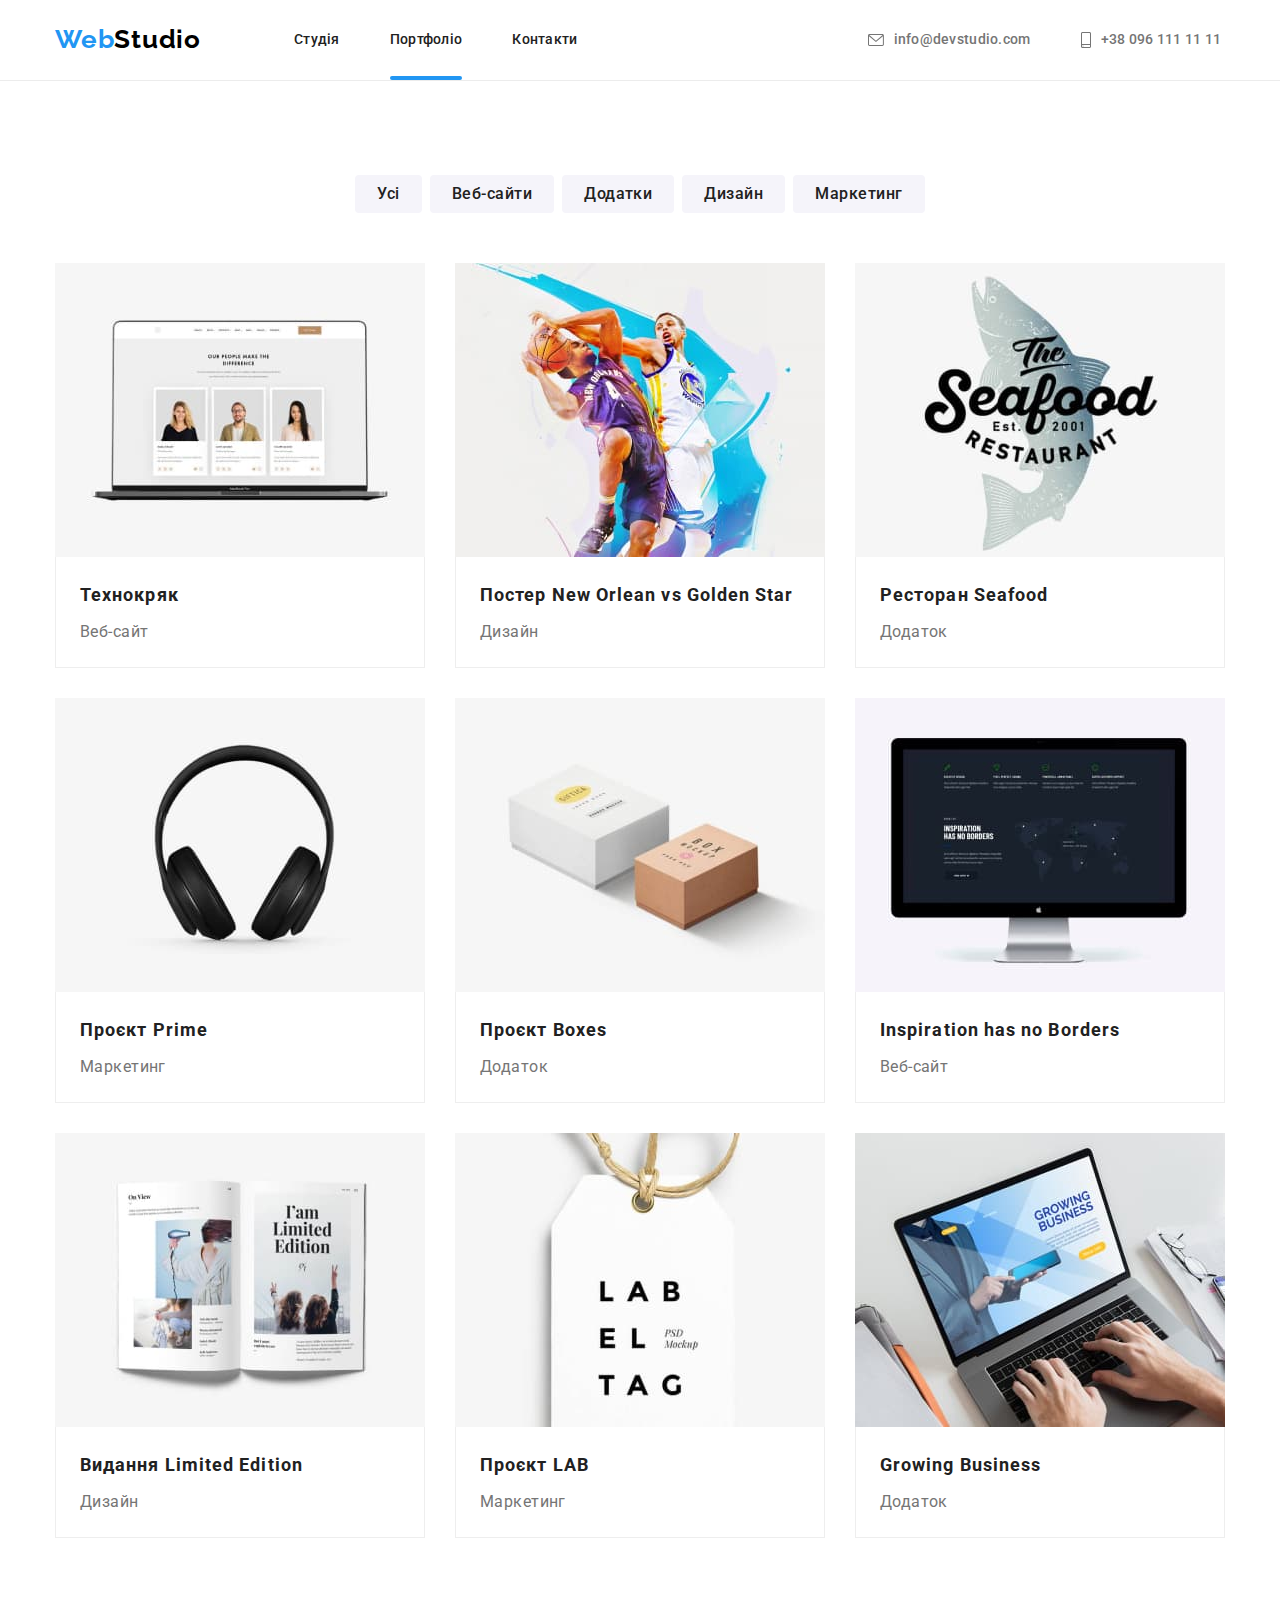
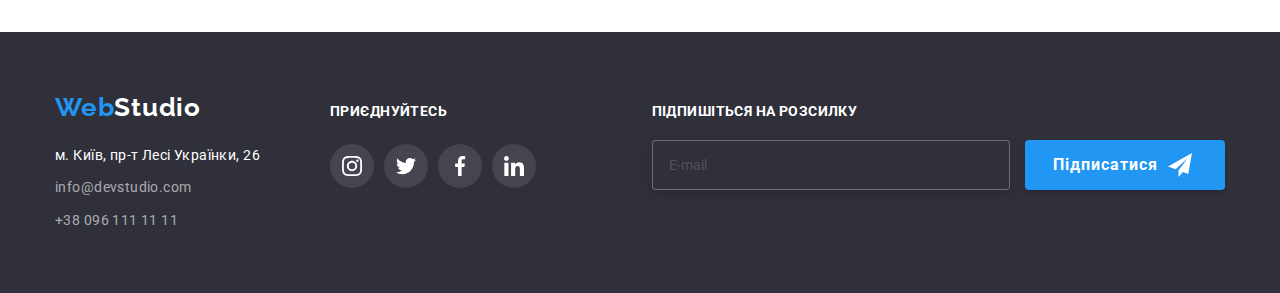
<file: portfolio.html>
<!DOCTYPE html>
<html lang="uk">

<head>
    <meta charset="UTF-8">
    <meta name="viewport" content="width=device-width, initial-scale=1.0">
    <link href="https://fonts.googleapis.com/css2?family=Raleway:wght@700&family=Roboto:wght@400;500;700;900&display=swap"
        rel="stylesheet">
    <title>Студія</title>
    <link rel="stylesheet" href="https://cdnjs.cloudflare.com/ajax/libs/modern-normalize/1.1.0/modern-normalize.min.css">
    <link rel="stylesheet" href="./css/main.min.css">
</head>

<body>
    <!-- Site header -->
<header class="header">
    <div class="container header-wrap menu-wrap">
        <div class="menu-wrap">
            <div class="logo-button-wrap">
                <a lang="en" href="./index.html" class="header-nav__logo logo">
                    <span class="accent">Web</span>Studio</a>
                <button type="button" class="menu-button js-open-menu" aria-expanded="false"
                    aria-controls="mobile-menu">
                    <svg width="40" height="40" aria-label="Перемикач мобільного меню">
                        <use class="icon-menu" href="./images/icons.svg#icon-menu_40pxx"></use>
                    </svg>
                </button>
            </div>
            <div class="menu-container js-menu-container" id="mobile-menu">
                <button class="menu-button js-close-menu">
                    <svg width="40" height="40" aria-label="Перемикач мобільного меню">
                        <use class="icon-cross" href="./images/icons.svg#icon-close_40px"></use>
                    </svg>
                </button>
                <nav class="header-nav">
                    <ul class="header-list">
                        <li class="header-list__item"><a href="./index.html"
                                class="header-list__link link">Студія</a></li>
                        <li class="header-list__item"><a href="#"
                                class="header-list__link header-list__link--current link link">Портфоліо</a>
                        </li>
                        <li class="header-list__item"><a href="#" class="header-list__link link">Контакти</a></li>
                    </ul>
                </nav>
                <div class="contacts-social-wrap">
                    <ul class="contacts">
                        <li><a href="mailto://info@devstudio.com" class="contact contact-mail link"><svg width="16"
                                    height="12" class="icon-contact">
                                    <use href="./images/icons.svg#icon-envelope"></use>
                                </svg>info@devstudio.com</a></li>
                        <li><a href="tel:+380961111111" class="contact contact-tel link"><svg width="10" height="16"
                                    class="icon-contact">
                                    <use href="./images/icons.svg#icon-smartphone"></use>
                                </svg>+38 096 111 11 11</a></li>
                    </ul>
                    <ul class="header-social-list">
                        <li class="header-social-link"><a href="#" class="link">Instagram</a></li>
                        <li class="header-social-link"><a href="#" class="link">Twitter</a></li>
                        <li class="header-social-link"><a href="#" class="link">Facebook</a></li>
                        <li class="header-social-link"><a href="#" class="link">LinkedIn</a></li>
                    </ul>
                </div>
            </div>
        </div>
    </div>
    </div>

</header>
    <main>
        <!--Portfolio section-->
        <section class="section">
            <div class="container">
                <h1 class="visually-hidden">Portfolio</h1>
                <ul class="filters">
                    <Li><button type="button" class="filter title button">Усі</button></Li>
                    <Li><button type="button" class="filter title button">Веб-сайти</button></Li>
                    <Li><button type="button" class="filter title button">Додатки</button></Li>
                    <Li><button type="button" class="filter title button">Дизайн</button></Li>
                    <Li><button type="button" class="filter title button">Маркетинг</button></Li>
                </ul>
                <ul class="project-cards">
                    <li class="project card">
                        <a href=""> 
                            <div class="project-overlay">
                                <img src="./images/project/project_1.jpg" alt="Ноутбук" width="370" height="294">
                                <div class="paragraph">
                                    <p class="project-text">Ресурс пропонує комплексні пропозиції з різним рівнем функціоналу та сервісів. Все це дозволить відвідувачу отримати
                                вичерпні відомості про компанію чи приватну особу.</p>
                                </div>
                            </div>
                            <div class="card-container">
                                <h2 class="card-title title">Технокряк</h2>
                                <p class="project-title">Веб-сайт</p>
                            </div>
                        </a>       
                    </li>
                    <li class="project card">
                        <a href="">
                            <div class="project-overlay">
                                <img src="./images/project/project_2.jpg" alt="Троє баскетбольних гравців" width="370" height="294">
                                <div class="paragraph">
                                    <p class="project-text">Lorem ipsum dolor sit amet consectetur adipisicing elit. Eveniet, tempora.</p>
                                </div>
                            </div>
                            <div class="card-container">
                                <h2 class="card-title title">Постер New Orlean vs Golden Star</h2>
                                <p class="project-title">Дизайн</p>
                            </div>
                        </a>
                    
                    </li>
                    <li class="project card">
                        <a href="">
                            <div class="project-overlay">
                                <img src="./images/project/project_3.jpg" alt="Seafood логотип" width="370" height="294">
                                <div class="paragraph">
                                    <p class="project-text">Lorem ipsum dolor, sit amet consectetur adipisicing elit. Nostrum!</p>
                                </div>
                            </div>
                            <div class="card-container">
                                <h2 class="card-title title">Ресторан Seafood</h2>
                                <p class="project-title">Додаток</p>
                            </div>
                        </a>    
                    </li>
                    <li class="project card">
                        <a href="">
                            <div class="project-overlay">
                                <img src="./images/project/project_4.jpg" alt="навушники" width="370" height="294">
                                <div class="paragraph">
                                    <p class="project-text">Lorem ipsum dolor sit amet consectetur, adipisicing elit. Possimus.</p>
                                </div>
                            </div>
                            <div class="card-container">
                                <h2 class="card-title title">Проєкт Prime</h2>
                                <p class="project-title">Маркетинг</p> 
                            </div>
                        </a>
                    </li>
                    <li class="project card">
                        <a href="">
                            <div class="project-overlay">
                                <img src="./images/project/project_5.jpg" alt="дві коробки" width="370" height="294">
                                <div class="paragraph">
                                    <p class="project-text">Lorem ipsum, dolor sit amet consectetur adipisicing elit. Sunt.</p>
                                </div>
                            </div>
                            <div class="card-container">
                                <h2 class="card-title title">Проєкт Boxes</h2>
                                <p class="project-title">Додаток</p>
                            </div>
                        </a> 
                    </li>
                    <li class="project card">
                        <a href="">
                            <div class="project-overlay">
                                <img src="./images/project/project_6.jpg" alt="монітор" width="370" height="294">
                                <div class="paragraph">
                                    <p class="project-text">Lorem ipsum dolor sit amet consectetur adipisicing elit. Ratione.</p>
                                </div>
                            </div>
                            <div class="card-container">
                                <h2 class="card-title title">Inspiration has no Borders</h2>
                                <p class="project-title">Веб-сайт</p>
                            </div>
                        </a>
                    </li>
                    <li class="project card">
                        <a href="">
                            <div class="project-overlay">
                                <img src="./images/project/project_7.jpg" alt="відкрита книга" width="370" height="294">
                                <div class="paragraph">
                                    <p class="project-text">Lorem ipsum dolor sit amet consectetur adipisicing elit. Debitis.</p>
                                </div>
                            </div>
                            <div class="card-container">
                                <h2 class="card-title title">Видання Limited Edition</h2>
                                <p class="project-title">Дизайн</p>
                            </div>
                        </a>
                    </li>
                    <li class="project card">
                        <a href="">
                            <div class="project-overlay">
                                <img src="./images/project/project_8.jpg" alt="label тег" width="370" height="294">
                                <div class="paragraph">
                                    <p class="project-text">Lorem ipsum dolor sit amet consectetur adipisicing elit. Quas.</p>
                                </div>
                            </div>
                            <div class="card-container">
                                <h2 class="card-title title">Проєкт LAB</h2>
                                <p class="project-title">Маркетинг</p>
                            </div>
                        </a>
                    </li>
                    <li class="project card">
                        <a href="">
                            <div class="project-overlay">
                                <img src="./images/project/project_9.jpg" alt="робота за комп'ютером " width="370" height="294">
                                <div class="paragraph">
                                    <p class="project-text">Lorem ipsum dolor sit amet consectetur adipisicing elit. Ut.</p>
                                </div>
                            </div>
                            <div class="card-container">
                                <h2 class="card-title title">Growing Business</h2>
                                <p class="project-title">Додаток</p>
                            </div>  
                        </a>
                    </li>
                </ul>
            </div>
            

        </section>
    </main>
    <footer class="footer">
        <div class="container footer__wrapper">
            <div class="address-join-wrapper">
                <div class="address-wrapper">
                    <a lang="en" href="./index.html" class="logo link">
                        <span class="accent">Web</span>Studio</a>
                    </a>
                    <address class="address">
                        <ul>
                            <li>
                                <a href="https://goo.gl/maps/q37ei5Kf7AUgtXnX9" target="_blank"
                                    rel="noopener noreferrer nofollow" class="address__item address__item--color link">м.
                                    Київ, пр-т Лесі Українки, 26</a>
                            </li>
                            <li>
                                <a href="mailto://info@devstudio.com" class="address__item link">info@devstudio.com</a>
                            </li>
                            <li><a href="tel:+380961111111" class="address__item address__item--tel link">+38 096 111 11
                                    11</a></li>
                        </ul>
                    </address>
                </div>
                <div class="footer-join">
                    <b class="footer-title">Приєднуйтесь</b>
                    <ul class="footer-join-list">
                        <li class="footer-icon">
                            <a href=""><svg class="footer-shape">
                                    <use href="./images/icons.svg#icon-instagram"></use>
                                </svg></a>
                        </li>
    
                        <li class="footer-icon">
                            <a href=""><svg class="footer-shape">
                                    <use href="./images/icons.svg#icon-twitter"></use>
                                </svg></a>
                        </li>
    
                        <li class="footer-icon">
                            <a href=""><svg class="footer-shape">
                                    <use href="./images/icons.svg#icon-facebook"></use>
                                </svg></a>
                        </li>
    
                        <li class="footer-icon">
                            <a href=""><svg class="footer-shape">
                                    <use href="./images/icons.svg#icon-linkedin"></use>
                                </svg></a>
                        </li>
                    </ul>
    
                </div>
            </div>
    
            <form class="footer-form">
                <b class="footer-title form-title">Підпишіться на розсилку</b>
                <label class="footer-form-label">
                    <input type="email" name="email" placeholder="E-mail" required>
                </label>
                <button type="submit" class="footer-form-button">
                    Підписатися
                    <svg class="footer-form-icon" width="24" height="24">
                        <use href="./images/icons.svg#icon-icon-send"></use>
                    </svg>
                </button>
            </form>
        </div>
    
    </footer>

</body>

</html>
</file>
<file: css/main.min.css>
:root{--primary-text-color: #757575;--lurge-title-color: #FFFFFF;--title-text-color: #212121;--accent-color: #2196F3;--header-logo-color: #000000;--hero-footer-color: #2F303A;--section-color: #F5F4FA;--a-color: rgba(255, 255, 255, 0.6);--icon-color: #AFB1B8}h1,h2,h3,h4,h5,h6,ul,p{margin:0}ul{padding:0;list-style:none}body{background-color:var(--lurge-title-color);color:var(--primary-text-color);font-family:"Roboto",sans-serif;letter-spacing:.03em;font-size:14px;line-height:1.7}img{display:block}svg{padding:0;margin:0}.container{margin:0 auto;padding:0 15px}@media(max-width: 467px){.container{width:100%}}@media screen and (min-width: 480px){.container{width:480px}}@media screen and (min-width: 768px){.container{width:768px}}@media screen and (min-width: 1200px){.container{width:1200px}}.title{color:var(--title-text-color)}a{text-decoration:none;-webkit-transition:color 250ms cubic-bezier(0.4, 0, 0.2, 1);transition:color 250ms cubic-bezier(0.4, 0, 0.2, 1)}.link{color:var(--primary-text-color)}.link:hover,.link:focus{color:var(--accent-color)}.section{padding-top:60px;padding-bottom:60px}@media screen and (min-width: 1200px){.section{padding-top:94px;padding-bottom:94px}}.logo{display:block;color:#000;font-family:"Raleway",sans-serif;font-weight:700;font-size:26px;line-height:1.2;letter-spacing:.03em;text-decoration:none}.accent{color:var(--accent-color)}.section__title{font-weight:700;text-align:center;line-height:1.2;margin-bottom:30px;font-size:28px}@media screen and (min-width: 1200px){.section__title{font-size:36px;margin-bottom:50px}}.button{padding:0;cursor:pointer;margin:0 auto;display:block;-webkit-transition-property:background-color,-webkit-box-shadow;transition-property:background-color,-webkit-box-shadow;transition-property:background-color,box-shadow;transition-property:background-color,box-shadow,-webkit-box-shadow;-webkit-transition-duration:250ms,250ms;transition-duration:250ms,250ms;-webkit-transition-timing-function:cubic-bezier(0.4, 0, 0.2, 1),cubic-bezier(0.4, 0, 0.2, 1);transition-timing-function:cubic-bezier(0.4, 0, 0.2, 1),cubic-bezier(0.4, 0, 0.2, 1)}header{border-bottom:1px solid #ececec}@media(max-width: 467px){header{width:100%}}@media screen and (max-width: 767px){header{width:480px;margin:0 auto}}.header-nav__logo{display:-webkit-box;display:-ms-flexbox;display:flex}@media screen and (max-width: 1199px){.header-nav__logo{font-size:24px;line-height:1.17;padding-top:16px;padding-bottom:16px;margin-right:276px}}@media screen and (min-width: 768px){.header-nav__logo{margin-right:87px;padding-top:26px;padding-bottom:26px}}@media screen and (min-width: 1200px){.header-nav__logo{margin-right:93px;padding-top:24px;padding-bottom:25px}}@media screen and (min-width: 768px){.header-list__link{display:-webkit-box;display:-ms-flexbox;display:flex;-webkit-box-align:center;-ms-flex-align:center;align-items:center;padding-top:32px;padding-bottom:32px}}.header-list__link--current{color:var(--accent-color)}@media screen and (min-width: 768px){.header-list__link--current{position:relative;display:block}.header-list__link--current::after{position:absolute;display:block;content:"";width:100%;height:4px;border-radius:2px;background-color:var(--accent-color);bottom:0}}.icon-contact{margin-right:10px;fill:currentColor}.icon-contact:hover,.icon-contact:focus{fill:currentColor}@media screen and (max-width: 767px){.icon-contact{display:none}}@media screen and (min-width: 768px){.header-nav{display:-webkit-box;display:-ms-flexbox;display:flex;-webkit-box-align:center;-ms-flex-align:center;align-items:center}}@media screen and (min-width: 768px){.header-nav{gap:50px;margin-right:90px}}@media screen and (min-width: 1200px){.header-nav{margin-right:290px}}.header-list{display:-webkit-box;display:-ms-flexbox;display:flex}@media screen and (max-width: 767px){.header-list{-webkit-box-orient:vertical;-webkit-box-direction:normal;-ms-flex-direction:column;flex-direction:column;gap:32px}}@media screen and (min-width: 768px){.header-list{gap:50px}}.contacts{display:-webkit-box;display:-ms-flexbox;display:flex}@media screen and (max-width: 767px){.contacts{-webkit-box-orient:vertical;-webkit-box-direction:normal;-ms-flex-direction:column;flex-direction:column;gap:32px;margin-bottom:64px}}@media screen and (max-width: 1199px){.contacts{-webkit-box-orient:vertical;-webkit-box-direction:normal;-ms-flex-direction:column;flex-direction:column;-webkit-box-pack:center;-ms-flex-pack:center;justify-content:center}}@media screen and (min-width: 1200px){.contacts{-webkit-box-align:center;-ms-flex-align:center;align-items:center;gap:50px}}.contact,.header-list__link{display:block;font-weight:500;font-size:12px;line-height:1.17;letter-spacing:.02em}@media screen and (max-width: 767px){.contact,.header-list__link{gap:32px}}@media screen and (min-width: 1200px){.contact,.header-list__link{font-size:14px;line-height:1.14}}@media screen and (min-width: 768px){.contacts a{display:-webkit-box;display:-ms-flexbox;display:flex;-webkit-box-align:center;-ms-flex-align:center;align-items:center}}@media screen and (min-width: 1200px){.contacts a{padding-top:32px;padding-bottom:32px}}@media screen and (max-width: 767px){.contact-tel{font-size:34px;line-height:1.18}}@media screen and (max-width: 1199px){.contact-tel{padding-bottom:21px}}@media screen and (max-width: 767px){.contact-mail{font-size:24px;line-height:1.17}}@media screen and (min-width: 768px){.contact-mail{margin-bottom:10px;padding-top:21px}}@media screen and (min-width: 1200px){.contact-mail{margin-bottom:0}}.header-list__link{color:var(--title-text-color)}@media screen and (max-width: 767px){.header-list__link{font-size:40px;line-height:1.18}}@media screen and (min-width: 768px){.header-social-list{display:none}}@media screen and (max-width: 767px){.logo-button-wrap{display:-webkit-box;display:-ms-flexbox;display:flex;-webkit-box-pack:justify;-ms-flex-pack:justify;justify-content:space-between;-webkit-box-align:center;-ms-flex-align:center;align-items:center}.menu-button{display:-webkit-inline-box;display:-ms-inline-flexbox;display:inline-flex;-webkit-box-align:center;-ms-flex-align:center;align-items:center;margin:0;padding:0;border:none;background-color:rgba(0,0,0,0)}.menu-button svg:focus,.menu-button svg:active{fill:var(--accent-color)}.menu-container{display:-webkit-box;display:-ms-flexbox;display:flex;-webkit-box-orient:vertical;-webkit-box-direction:normal;-ms-flex-direction:column;flex-direction:column;-webkit-box-pack:justify;-ms-flex-pack:justify;justify-content:space-between;position:fixed;top:0;left:0;width:100vw;height:100vh;padding:48px 40px;background-color:var(--lurge-title-color);z-index:999;-webkit-transform:translateX(100%);transform:translateX(100%);-webkit-transition:-webkit-transform 250ms cubic-bezier(0.4, 0, 0.2, 1);transition:-webkit-transform 250ms cubic-bezier(0.4, 0, 0.2, 1);transition:transform 250ms cubic-bezier(0.4, 0, 0.2, 1);transition:transform 250ms cubic-bezier(0.4, 0, 0.2, 1), -webkit-transform 250ms cubic-bezier(0.4, 0, 0.2, 1);opacity:0}}@media screen and (max-width: 767px)and (max-width: 467px){.menu-container{width:100%;height:100%}}@media screen and (max-width: 767px){.menu-container.is-open{opacity:1;-webkit-transform:translateX(0);transform:translateX(0)}}@media screen and (max-width: 767px){.menu-container .menu-button{position:absolute;top:10px;right:15px}}@media screen and (max-width: 767px){.mobile-menu{padding:0;margin:0}}@media screen and (max-width: 767px){.header-social-list{display:-webkit-box;display:-ms-flexbox;display:flex;gap:10px;font-size:18px;line-height:1.22;letter-spacing:.02em}}@media screen and (max-width: 767px){.header-social-link{padding-right:10px}}@media screen and (max-width: 767px){.header-social-link:not(:last-child){border-right:1px solid rgba(33,33,33,.2)}}@media screen and (min-width: 768px){.menu-container{display:-webkit-box;display:-ms-flexbox;display:flex}.menu-wrap{display:-webkit-box;display:-ms-flexbox;display:flex}.menu-button{display:none}.menu-button svg:hover{fill:var(--accent-color)}}.contacts-social-wrap{height:80px}.hero{margin:auto;text-align:center;min-height:400px;background-position:center;background-repeat:no-repeat;background-size:cover;padding-top:118px;padding-bottom:118px}@media(max-width: 467px){.hero{width:100%}}.hero-title{margin-bottom:30px;width:360px;height:84px;margin-left:auto;margin-right:auto;color:var(--lurge-title-color);font-weight:900;letter-spacing:.06em;text-transform:uppercase;font-size:26px;line-height:1.62}@media screen and (max-width: 767px){.hero{background:-webkit-gradient(linear, left top, left bottom, from(rgba(47, 48, 58, 0.4)), to(rgba(47, 48, 58, 0.4))),url(../images/background/bg-img-mob@1x.jpg);background:linear-gradient(rgba(47, 48, 58, 0.4), rgba(47, 48, 58, 0.4)),url(../images/background/bg-img-mob@1x.jpg);width:480px}}@media screen and (max-width: 767px)and (min-device-pixel-ratio: 2),screen and (max-width: 767px)and (min-rezolution: 192dpi),screen and (max-width: 767px)and (min-rezolution: 2dppx){.hero{background:-webkit-gradient(linear, left top, left bottom, from(rgba(47, 48, 58, 0.4)), to(rgba(47, 48, 58, 0.4))),url(../images/background/bg-img-mob@2x.jpg);background:linear-gradient(rgba(47, 48, 58, 0.4), rgba(47, 48, 58, 0.4)),url(../images/background/bg-img-mob@2x.jpg)}}@media screen and (min-width: 768px){.hero{background:-webkit-gradient(linear, left top, left bottom, from(rgba(47, 48, 58, 0.4)), to(rgba(47, 48, 58, 0.4))),url(../images/background/bg-img-tablet@1x.jpg);background:linear-gradient(rgba(47, 48, 58, 0.4), rgba(47, 48, 58, 0.4)),url(../images/background/bg-img-tablet@1x.jpg);max-width:768px}}@media screen and (min-width: 768px)and (min-device-pixel-ratio: 2),screen and (min-width: 768px)and (min-rezolution: 192dpi),screen and (min-width: 768px)and (min-rezolution: 2dppx){.hero{background:-webkit-gradient(linear, left top, left bottom, from(rgba(47, 48, 58, 0.4)), to(rgba(47, 48, 58, 0.4))),url(../images/background/bg-img-tablet@2x.jpg);background:linear-gradient(rgba(47, 48, 58, 0.4), rgba(47, 48, 58, 0.4)),url(../images/background/bg-img-tablet@2x.jpg)}}@media screen and (min-width: 1200px){.hero{background:-webkit-gradient(linear, left top, left bottom, from(rgba(47, 48, 58, 0.4)), to(rgba(47, 48, 58, 0.4))),url(../images/background/bg-img-desk@1x.jpg);background:linear-gradient(rgba(47, 48, 58, 0.4), rgba(47, 48, 58, 0.4)),url(../images/background/bg-img-desk@1x.jpg);max-width:1600px;min-height:600px;padding-top:200px;padding-bottom:200px}}@media screen and (min-width: 1200px)and (min-device-pixel-ratio: 2),screen and (min-width: 1200px)and (min-rezolution: 192dpi),screen and (min-width: 1200px)and (min-rezolution: 2dppx){.hero{background:-webkit-gradient(linear, left top, left bottom, from(rgba(47, 48, 58, 0.4)), to(rgba(47, 48, 58, 0.4))),url(../images/background/bg-img-desk@2x.jpg);background:linear-gradient(rgba(47, 48, 58, 0.4), rgba(47, 48, 58, 0.4)),url(../images/background/bg-img-desk@2x.jpg)}}@media screen and (min-width: 1200px){.hero-title{width:696px;height:120px;font-size:44px;line-height:1.36}}.hero-button{-webkit-box-shadow:0px 4px 4px rgba(0,0,0,.15);box-shadow:0px 4px 4px rgba(0,0,0,.15);border-radius:4px;border:none;padding:10px 24px;background-color:var(--accent-color);color:var(--lurge-title-color);font-family:inherit;font-weight:700;font-size:16px;line-height:1.9;letter-spacing:.06em}@media screen and (max-width: 767px){.hero-button:active,.hero-button:focus{background-color:#188ce8}}@media screen and (max-width: 1199px){.hero-button:hover,.hero-button:focus{background-color:#188ce8}}@media screen and (min-width: 1200px){.hero-button{padding-left:32px;padding-right:32px}}.backdrop{display:-webkit-box;display:-ms-flexbox;display:flex;-webkit-box-pack:center;-ms-flex-pack:center;justify-content:center;-webkit-box-align:center;-ms-flex-align:center;align-items:center;position:fixed;top:0;width:100%;height:100%;z-index:3;background-color:rgba(0,0,0,.1);-webkit-transition-property:background-color;transition-property:background-color;-webkit-transition-duration:250ms;transition-duration:250ms;-webkit-transition-timing-function:cubic-bezier(0.4, 0, 0.2, 1);transition-timing-function:cubic-bezier(0.4, 0, 0.2, 1)}.modal{padding:40px 41px;position:relative;width:450px;height:609px;background-color:#fff;-webkit-box-shadow:0px 1px 3px rgba(0,0,0,.12),0px 1px 1px rgba(0,0,0,.14),0px 2px 1px rgba(0,0,0,.2);box-shadow:0px 1px 3px rgba(0,0,0,.12),0px 1px 1px rgba(0,0,0,.14),0px 2px 1px rgba(0,0,0,.2);border-radius:4px;-webkit-transition-property:background-color,-webkit-box-shadow;transition-property:background-color,-webkit-box-shadow;transition-property:background-color,box-shadow;transition-property:background-color,box-shadow,-webkit-box-shadow;-webkit-transition-duration:250ms,250ms;transition-duration:250ms,250ms;-webkit-transition-timing-function:cubic-bezier(0.4, 0, 0.2, 1),cubic-bezier(0.4, 0, 0.2, 1);transition-timing-function:cubic-bezier(0.4, 0, 0.2, 1),cubic-bezier(0.4, 0, 0.2, 1)}@media screen and (min-width: 1200px){.modal{width:528px;height:581px}}.modal-close{display:-webkit-box;display:-ms-flexbox;display:flex;-webkit-box-pack:center;-ms-flex-pack:center;justify-content:center;-webkit-box-align:center;-ms-flex-align:center;align-items:center;position:absolute;top:8px;right:8px;cursor:pointer;background-color:var(--lurge-title-color);border:rgba(0,0,0,.1) 1px solid;border-radius:50%;width:30px;height:30px}.modal-close svg{fill:var(--header-logo-color);-webkit-transition-property:fill;transition-property:fill;-webkit-transition-duration:250ms;transition-duration:250ms;-webkit-transition-timing-function:cubic-bezier(0.4, 0, 0.2, 1);transition-timing-function:cubic-bezier(0.4, 0, 0.2, 1)}.modal-close:hover svg,.modal-close:focus svg{fill:var(--accent-color)}.is-hidden{visibility:hidden;opacity:0;pointer-events:none}@media screen and (max-height: 767px)and (orientation: landscape){.modal{overflow-y:auto;height:95%;max-height:581px;margin-top:5px;margin-bottom:5px}}.backdrop.is-hidden .modal{-webkit-transform:scale(3);transform:scale(3);-webkit-transition-property:-webkit-transform;transition-property:-webkit-transform;transition-property:transform;transition-property:transform, -webkit-transform;-webkit-transition-duration:250ms;transition-duration:250ms;-webkit-transition-timing-function:cubic-bezier(0.4, 0, 0.2, 1);transition-timing-function:cubic-bezier(0.4, 0, 0.2, 1)}.modal-title{margin-bottom:12px;font-weight:700;font-size:20px;line-height:1.15;letter-spacing:.03em;text-align:center;color:var(--title-text-color)}.modal-form{font-weight:400;font-size:12px;line-height:1.16;letter-spacing:.01em;color:var(--primary-text-color)}.form-wraper{margin-bottom:10px}.form-element{display:-webkit-box;display:-ms-flexbox;display:flex;-webkit-box-orient:vertical;-webkit-box-direction:normal;-ms-flex-direction:column;flex-direction:column;width:448px}.form-element:hover,.form-element:focus-within{fill:var(--accent-color)}.modal-form input{width:370px;height:40px;margin-top:4px;border:1px solid rgba(33,33,33,.2);border-radius:4px;outline:none;padding-left:42px;-webkit-transition-property:border;transition-property:border;-webkit-transition-duration:250ms;transition-duration:250ms;-webkit-transition-timing-function:cubic-bezier(0.4, 0, 0.2, 1);transition-timing-function:cubic-bezier(0.4, 0, 0.2, 1)}.modal-form input:hover,.modal-form input:focus{border:1px solid var(--accent-color);cursor:pointer}@media screen and (min-width: 1200px){.modal-form input{width:448px}}.input-wrapper{position:relative}.input-wrapper svg{position:absolute;top:50%;left:15px;translate:0 -50%;-webkit-transition-property:fill;transition-property:fill;-webkit-transition-duration:250ms;transition-duration:250ms;-webkit-transition-timing-function:cubic-bezier(0.4, 0, 0.2, 1);transition-timing-function:cubic-bezier(0.4, 0, 0.2, 1)}.form-feedback{display:-webkit-box;display:-ms-flexbox;display:flex;-webkit-box-orient:vertical;-webkit-box-direction:normal;-ms-flex-direction:column;flex-direction:column}.form-feedback textarea{padding:12px 16px;width:370px;height:120px;margin-top:4px;border:1px solid rgba(33,33,33,.2);border-radius:4px;cursor:pointer;resize:none;outline:none;-webkit-transition-duration:250ms;transition-duration:250ms;-webkit-transition-timing-function:cubic-bezier(0.4, 0, 0.2, 1);transition-timing-function:cubic-bezier(0.4, 0, 0.2, 1)}.form-feedback textarea:hover,.form-feedback textarea:focus{border:1px solid var(--accent-color)}@media screen and (min-width: 1200px){.form-feedback textarea{width:448px}}::-webkit-input-placeholder{color:rgba(117,117,117,.5)}::-moz-placeholder{color:rgba(117,117,117,.5)}:-ms-input-placeholder{color:rgba(117,117,117,.5)}::-ms-input-placeholder{color:rgba(117,117,117,.5)}::placeholder{color:rgba(117,117,117,.5)}.form-checkbox{display:-webkit-box;display:-ms-flexbox;display:flex;-webkit-box-pack:center;-ms-flex-pack:center;justify-content:center;font-size:12px;line-height:1.17;letter-spacing:.03em;text-align:center;margin-top:20px;margin-bottom:30px}.form-checkbox a{color:var(--accent-color);text-decoration:none;-webkit-text-decoration-line:underline;text-decoration-line:underline}@media screen and (min-width: 1200px){.form-checkbox{font-size:14px;line-height:1.71}}.checkbox-hidden{margin-top:0}.checkbox{display:-webkit-box;display:-ms-flexbox;display:flex;-webkit-box-pack:center;-ms-flex-pack:center;justify-content:center;border:2px solid var(--header-logo-color);width:16px;height:16px;border-radius:3px;margin-right:8px;cursor:pointer}.form-checkbox label{display:-webkit-box;display:-ms-flexbox;display:flex;-webkit-box-align:center;-ms-flex-align:center;align-items:center}.form-checkbox input:checked+label .checkbox{background-color:var(--accent-color);border:2px solid var(--accent-color)}.form-checkbox input:focus+label .checkbox{border:1px solid var(--accent-color)}.form-button{display:block;width:200px;height:50px;background-color:var(--accent-color);color:var(--lurge-title-color);font-weight:700;font-size:16px;line-height:1.88;letter-spacing:.06em;border:none;border-radius:4px;-webkit-box-shadow:0px 4px 4px rgba(0,0,0,.15);box-shadow:0px 4px 4px rgba(0,0,0,.15);padding:10px 53px;margin:0 auto;margin-top:30px;-webkit-transition-property:background-color;transition-property:background-color;-webkit-transition-duration:250ms;transition-duration:250ms;-webkit-transition-timing-function:cubic-bezier(0.4, 0, 0.2, 1);transition-timing-function:cubic-bezier(0.4, 0, 0.2, 1)}.form-button:hover,.form-button:focus{background-color:#188ce8;cursor:pointer}@media screen and (min-width: 768px){.preference__list{display:-webkit-box;display:-ms-flexbox;display:flex;-ms-flex-wrap:wrap;flex-wrap:wrap;gap:30px}}.preference__item{width:450px}@media screen and (max-width: 767px){.preference__item{margin-bottom:30px}}@media screen and (min-width: 768px){.preference__item{width:354px}}@media screen and (min-width: 1200px){.preference__item{width:270px}}.preference__wrapper{display:-webkit-box;display:-ms-flexbox;display:flex;width:100%;height:120px;background-color:var(--section-color);border-radius:4px;-webkit-box-align:center;-ms-flex-align:center;align-items:center;-webkit-box-pack:center;-ms-flex-pack:center;justify-content:center;margin-bottom:30px}.preference__title{display:block;font-weight:700;font-size:14px;line-height:1.1;letter-spacing:.03em;text-transform:uppercase;margin-bottom:10px}@media screen and (max-width: 767px){.preference__title{text-align:center}}.visually-hidden{position:absolute;white-space:nowrap;width:1px;height:1px;overflow:hidden;border:0;padding:0;clip:rect(0 0 0 0);-webkit-clip-path:inset(50%);clip-path:inset(50%);margin:-1px}.specifics.section{display:none}@media screen and (min-width: 1200px){.specifics.section{display:block}}.specifics{padding-top:0px}.specific-list{display:-webkit-box;display:-ms-flexbox;display:flex}.specific-list>li:not(:first-child){margin-left:30px}.specific-card{position:relative}.specific-overlay{position:absolute;bottom:0;width:100%;height:70px;background-color:rgba(47,48,58,.8);padding-top:27px;color:var(--lurge-title-color);font-style:normal;font-weight:700;line-height:1.1;text-align:center;text-transform:uppercase}.team{display:-webkit-box;display:-ms-flexbox;display:flex;gap:30px}@media screen and (max-width: 767px){.team{-webkit-box-orient:vertical;-webkit-box-direction:normal;-ms-flex-direction:column;flex-direction:column}}@media screen and (min-width: 768px){.team{-ms-flex-wrap:wrap;flex-wrap:wrap}}.team-card{background-color:var(--lurge-title-color);-webkit-box-shadow:0px 1px 3px rgba(0,0,0,.12),0px 1px 1px rgba(0,0,0,.14),0px 2px 1px rgba(0,0,0,.2);box-shadow:0px 1px 3px rgba(0,0,0,.12),0px 1px 1px rgba(0,0,0,.14),0px 2px 1px rgba(0,0,0,.2);border-radius:0px 0px 4px 4px}@media screen and (max-width: 767px){.team-card{width:450px}}.team-container{width:100%;padding-top:30px;padding-bottom:24px;text-align:center}@media screen and (min-width: 1200px){.team-container{padding-bottom:30px}}.section-team{background-color:var(--section-color);min-width:480px}.name,.desc{font-size:16px;line-height:1.2}.name{margin-bottom:10px;font-weight:500}.team-list{display:-webkit-box;display:-ms-flexbox;display:flex;gap:10px;-webkit-box-pack:center;-ms-flex-pack:center;justify-content:center;margin-top:16px}.team-list a{display:-webkit-box;display:-ms-flexbox;display:flex;-webkit-box-align:center;-ms-flex-align:center;align-items:center;-webkit-box-pack:center;-ms-flex-pack:center;justify-content:center;height:44px;width:44px;background-color:var(--lurge-title-color);border-radius:50%;-webkit-transition-property:background-color;transition-property:background-color;-webkit-transition-duration:250ms;transition-duration:250ms;-webkit-transition-timing-function:cubic-bezier(0.4, 0, 0.2, 1);transition-timing-function:cubic-bezier(0.4, 0, 0.2, 1)}@media screen and (max-width: 767px){.team-list a:active,.team-list a:focus{background:var(--accent-color)}}@media screen and (min-width: 768px){.team-list a:hover,.team-list a:focus{background:var(--accent-color)}}.section-team a:focus svg{fill:var(--lurge-title-color)}@media screen and (max-width: 767px){.section-team a:active svg{fill:var(--lurge-title-color)}}@media screen and (min-width: 768px){.section-team a:hover svg,.section-team a:focus svg{fill:var(--lurge-title-color)}}.team-list svg{width:20px;height:20px;fill:var(--icon-color);-webkit-transition-property:fill;transition-property:fill;-webkit-transition-duration:250ms;transition-duration:250ms;-webkit-transition-timing-function:cubic-bezier(0.4, 0, 0.2, 1);transition-timing-function:cubic-bezier(0.4, 0, 0.2, 1)}.customers{min-width:480px;margin:0 auto}.customers__list{display:-webkit-box;display:-ms-flexbox;display:flex;-ms-flex-wrap:wrap;flex-wrap:wrap;-webkit-box-pack:center;-ms-flex-pack:center;justify-content:center;gap:30px}@media screen and (max-width: 1199px){.customers__item{-ms-flex-preferred-size:calc((100% - 60px)/3);flex-basis:calc((100% - 60px)/3);width:226px}}@media screen and (max-width: 767px){.customers__item{-ms-flex-preferred-size:calc((100% - 30px)/2);flex-basis:calc((100% - 30px)/2);width:210px}}@media screen and (min-width: 1200px){.customers__item{-ms-flex-wrap:nowrap;flex-wrap:nowrap;width:170px}}.customers__link{display:-webkit-box;display:-ms-flexbox;display:flex;-webkit-box-pack:center;-ms-flex-pack:center;justify-content:center;-webkit-box-align:center;-ms-flex-align:center;align-items:center;border:1px solid var(--icon-color);border-radius:4px;height:92px;-webkit-transition-property:border;transition-property:border;-webkit-transition-duration:250ms;transition-duration:250ms;-webkit-transition-timing-function:cubic-bezier(0.4, 0, 0.2, 1);transition-timing-function:cubic-bezier(0.4, 0, 0.2, 1)}.customers__shape{fill:var(--icon-color);width:106px;height:60px;-webkit-transition-property:fill;transition-property:fill;-webkit-transition-duration:250ms;transition-duration:250ms;-webkit-transition-timing-function:cubic-bezier(0.4, 0, 0.2, 1);transition-timing-function:cubic-bezier(0.4, 0, 0.2, 1)}.customers__link:focus{border:1px solid var(--accent-color)}@media screen and (min-width: 768px){.customers__link:hover{border:1px solid var(--accent-color)}}.customers__link:focus svg{fill:var(--accent-color)}@media screen and (min-width: 768px){.customers__link:hover svg{fill:var(--accent-color)}}.filter{border-radius:4px;border:none;padding:6px 22px;background-color:var(--section-color);font-family:inherit;font-weight:500;font-size:16px;line-height:1.62;text-align:center;letter-spacing:.03em;-webkit-transition-property:color,background-color,-webkit-box-shadow;transition-property:color,background-color,-webkit-box-shadow;transition-property:color,background-color,box-shadow;transition-property:color,background-color,box-shadow,-webkit-box-shadow;-webkit-transition-duration:250ms,250ms,250ms;transition-duration:250ms,250ms,250ms;-webkit-transition-timing-function:cubic-bezier(0.4, 0, 0.2, 1),cubic-bezier(0.4, 0, 0.2, 1),cubic-bezier(0.4, 0, 0.2, 1);transition-timing-function:cubic-bezier(0.4, 0, 0.2, 1),cubic-bezier(0.4, 0, 0.2, 1),cubic-bezier(0.4, 0, 0.2, 1)}.filter:hover,.filter:focus{-webkit-box-shadow:0px 3px 1px rgba(0,0,0,.1),0px 1px 2px rgba(0,0,0,.08),0px 2px 2px rgba(0,0,0,.12);box-shadow:0px 3px 1px rgba(0,0,0,.1),0px 1px 2px rgba(0,0,0,.08),0px 2px 2px rgba(0,0,0,.12);color:var(--lurge-title-color);background-color:var(--accent-color)}.card-title{font-weight:700;font-size:18px;line-height:2;letter-spacing:.06em;margin-bottom:4px}.project-title{font-size:16px;line-height:1.88;color:var(--primary-text-color)}.filters{display:-webkit-box;display:-ms-flexbox;display:flex;-webkit-box-pack:center;-ms-flex-pack:center;justify-content:center;gap:8px;margin-bottom:50px}.card-container{padding:20px 24px;border-right:1px solid #eee;border-left:1px solid #eee;border-bottom:1px solid #eee}.project-cards{display:-webkit-box;display:-ms-flexbox;display:flex;-ms-flex-wrap:wrap;flex-wrap:wrap}.project-cards a{display:block;-webkit-transition-property:-webkit-box-shadow;transition-property:-webkit-box-shadow;transition-property:box-shadow;transition-property:box-shadow, -webkit-box-shadow;-webkit-transition-duration:250ms;transition-duration:250ms;-webkit-transition-timing-function:cubic-bezier(0.4, 0, 0.2, 1);transition-timing-function:cubic-bezier(0.4, 0, 0.2, 1)}.project-cards a:hover,.project-cards a:focus{-webkit-box-shadow:0px 1px 1px rgba(0,0,0,.12),0px 4px 4px rgba(0,0,0,.06),1px 4px 6px rgba(0,0,0,.16);box-shadow:0px 1px 1px rgba(0,0,0,.12),0px 4px 4px rgba(0,0,0,.06),1px 4px 6px rgba(0,0,0,.16)}.project-overlay{position:relative;overflow:hidden}.project-cards a:hover .paragraph,.project-cards a:focus .paragraph{-webkit-transform:translateY(0);transform:translateY(0)}.paragraph{top:0;left:0;position:absolute;height:100%;padding:63px 24px;opacity:0,9;margin:0 auto;font-size:18px;line-height:1.56;letter-spacing:.03em;color:var(--lurge-title-color);background-color:rgba(33,150,243,.9);-webkit-transform:translateY(100%);transform:translateY(100%);-webkit-transition-property:-webkit-transform;transition-property:-webkit-transform;transition-property:transform;transition-property:transform, -webkit-transform;-webkit-transition-duration:250ms;transition-duration:250ms;-webkit-transition-timing-function:cubic-bezier(0.4, 0, 0.2, 1);transition-timing-function:cubic-bezier(0.4, 0, 0.2, 1)}.project{width:calc((100% - 60px)/3);margin-right:30px;margin-bottom:30px}.project:nth-child(3n){margin-right:0}.project:nth-last-child(-n+3){margin-bottom:0}.footer{background-color:var(--hero-footer-color);padding-top:60px;padding-bottom:60px;min-width:480px}@media(max-width: 467px){.footer{width:100%}}@media screen and (min-width: 1200px){.footer__wrapper{display:-webkit-box;display:-ms-flexbox;display:flex;-webkit-box-align:baseline;-ms-flex-align:baseline;align-items:baseline}}@media screen and (min-width: 768px){.address-join-wrapper{display:-webkit-box;display:-ms-flexbox;display:flex;-webkit-box-align:baseline;-ms-flex-align:baseline;align-items:baseline;-ms-flex-pack:distribute;justify-content:space-around}}.footer .logo{margin-bottom:20px;color:var(--lurge-title-color)}@media screen and (max-width: 1199px){.address-wrapper{display:-webkit-box;display:-ms-flexbox;display:flex;-webkit-box-orient:vertical;-webkit-box-direction:normal;-ms-flex-direction:column;flex-direction:column;text-align:center}}.address__item{display:block;font-style:normal;color:var(--a-color)}.address li:not(:last-child){margin-bottom:9px}.address__item--color{color:var(--lurge-title-color)}@media screen and (max-width: 1199px){.address__item--tel{margin-bottom:60px}}@media screen and (max-width: 767px){.footer-join{margin-bottom:60px}}@media screen and (max-width: 1199px){.footer-join{display:-webkit-box;display:-ms-flexbox;display:flex;-webkit-box-orient:vertical;-webkit-box-direction:normal;-ms-flex-direction:column;flex-direction:column;text-align:center}}@media screen and (min-width: 1200px){.footer-join{margin-left:70px}}.footer-title{font-weight:700;font-size:14px;line-height:1.14;text-transform:uppercase;color:var(--lurge-title-color)}.footer-join-list{display:-webkit-box;display:-ms-flexbox;display:flex;gap:10px;margin-top:20px}@media screen and (max-width: 1199px){.footer-join-list{-webkit-box-pack:center;-ms-flex-pack:center;justify-content:center}}.footer-join-list a{display:-webkit-box;display:-ms-flexbox;display:flex;-webkit-box-align:center;-ms-flex-align:center;align-items:center;-webkit-box-pack:center;-ms-flex-pack:center;justify-content:center;height:44px;width:44px;background-color:rgba(255,255,255,.1);border-radius:50%;-webkit-transition-property:background-color;transition-property:background-color;-webkit-transition-duration:250ms;transition-duration:250ms;-webkit-transition-timing-function:cubic-bezier(0.4, 0, 0.2, 1);transition-timing-function:cubic-bezier(0.4, 0, 0.2, 1)}.footer-join-list a:active{background:var(--accent-color)}@media screen and (min-width: 768px){.footer-join-list a:hover{background:var(--accent-color)}}.footer-join-list a:focus{fill:var(--lurge-title-color);background:var(--accent-color);border-radius:50%}.footer-join-list svg{fill:var(--lurge-title-color);width:20px;height:20px}@media screen and (max-width: 1199px){.footer-form{text-align:center}}@media screen and (min-width: 1200px){.footer-form{margin-left:auto}}.form-title{display:block;margin-bottom:20px}.footer-form-label::-webkit-input-placeholder{font-size:16px;line-height:1.25;letter-spacing:.03em;color:rgba(255,255,255,.6)}.footer-form-label::-moz-placeholder{font-size:16px;line-height:1.25;letter-spacing:.03em;color:rgba(255,255,255,.6)}.footer-form-label:-ms-input-placeholder{font-size:16px;line-height:1.25;letter-spacing:.03em;color:rgba(255,255,255,.6)}.footer-form-label::-ms-input-placeholder{font-size:16px;line-height:1.25;letter-spacing:.03em;color:rgba(255,255,255,.6)}.footer-form-label::placeholder{font-size:16px;line-height:1.25;letter-spacing:.03em;color:rgba(255,255,255,.6)}.footer-form input{width:450px;height:50px;padding-top:15px;padding-bottom:15px;padding-left:16px;background-color:var(--hero-footer-color);border:1px solid rgba(255,255,255,.3);-webkit-filter:drop-shadow(0px 4px 4px rgba(0, 0, 0, 0.15));filter:drop-shadow(0px 4px 4px rgba(0, 0, 0, 0.15));border-radius:4px;outline:none}@media screen and (min-width: 1200px){.footer-form input{width:358px}}.footer-form-button{display:-webkit-box;display:-ms-flexbox;display:flex;-webkit-box-align:center;-ms-flex-align:center;align-items:center;text-align:center;font-weight:700;font-size:16px;line-height:1.87;letter-spacing:.06em;color:var(--lurge-title-color);width:200px;height:50px;background-color:var(--accent-color);-webkit-box-shadow:0px 4px 4px rgba(0,0,0,.15);box-shadow:0px 4px 4px rgba(0,0,0,.15);border-radius:4px;border:none;cursor:pointer;padding:10px 28px;-webkit-transition-property:background-color;transition-property:background-color;-webkit-transition-duration:250ms;transition-duration:250ms;-webkit-transition-timing-function:cubic-bezier(0.4, 0, 0.2, 1);transition-timing-function:cubic-bezier(0.4, 0, 0.2, 1)}@media screen and (max-width: 1199px){.footer-form-button{margin:0 auto;margin-top:20px}}@media screen and (min-width: 1200px){.footer-form-button{margin-left:12px;display:-webkit-inline-box;display:-ms-inline-flexbox;display:inline-flex}}.footer-form-button:hover,.footer-form-button:focus{background-color:#188ce8}.footer-form-icon{margin-left:10px}/*# sourceMappingURL=main.min.css.map */
</file>
